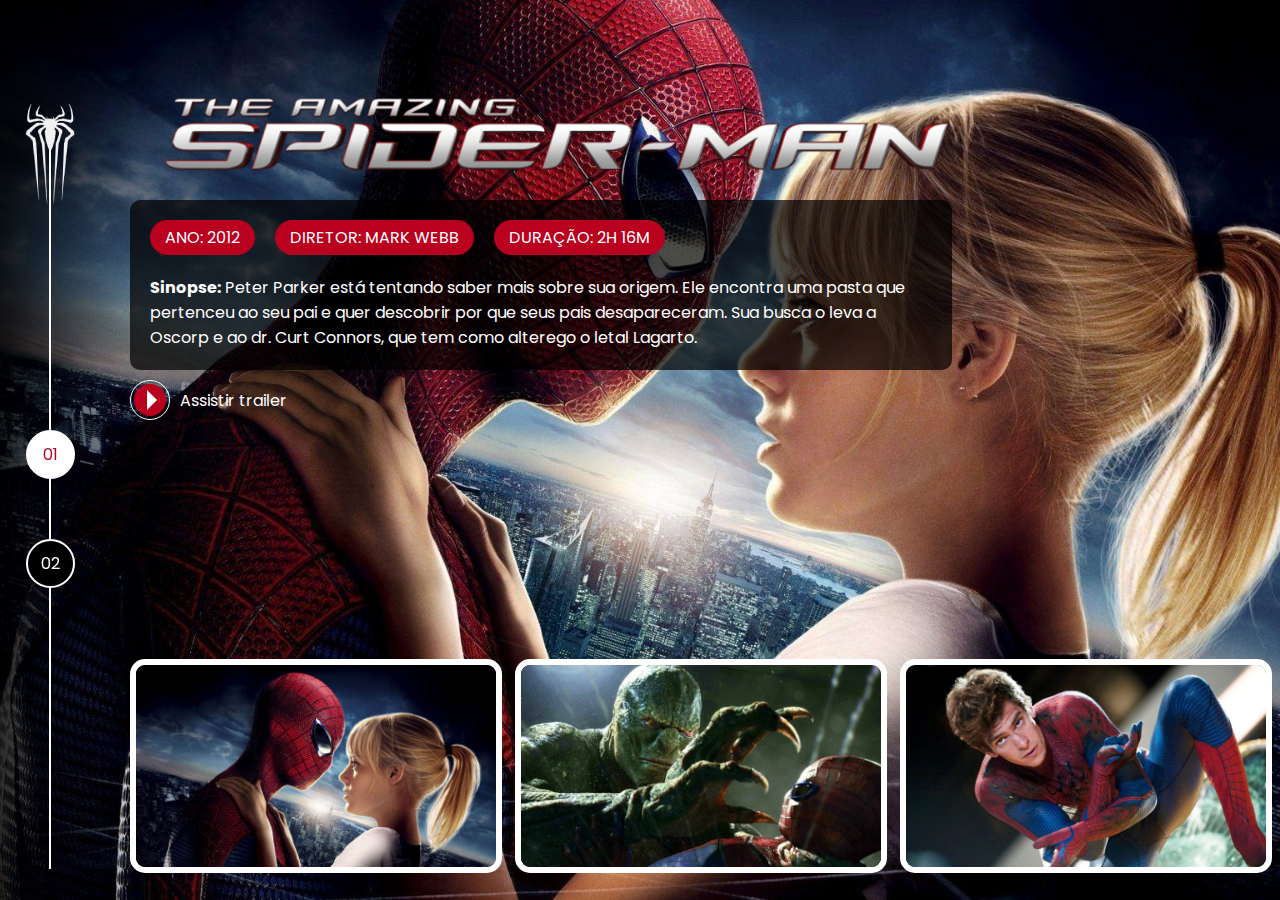
<file: pages/andrew-garfield/spiderman1.html>
﻿<!DOCTYPE html>
<html lang="pt-br">
<head>
    <meta charset="UTF-8">
    <meta http-equiv="X-UA-Compatible" content="IE=edge">
    <meta name="viewport" content="width=device-width, initial-scale=1.0">
    <link rel="stylesheet" href="/css/internal.css">
    <link rel="stylesheet" href="https://cdn.jsdelivr.net/npm/@fancyapps/ui@4.0/dist/fancybox.css"
  />

    <title>Multiverso Spider-Man</title>
</head>
<body>
    <div class="wrapper">
        <aside class="left_column"> 
            <div class="s-amazing-icon">
                <a href="/index.html">
                    <img src="/images/icons/spiderman1-andrew.png" alt="">
                </a>
            </div>
            <nav class="navigator">
                <ul>
                    <li><a href="#" class="active">01</a></li>
                    <li><a href="spiderman2.html">02</a></li>
                </ul>
            </nav>
        </aside>



        <div class="main_content" id="main-bg-spider-03-01">
            <div class="main_content_top">
                <div class="spider-logo">
                    <img src="/images/spiderman-andrew/movie-01/logo.png" alt="Spider-Man Logo" title="Spider-Man 2002">
                </div>

                <div class="content_description">
                    <div class="pills">
                        <ul>
                            <li>Ano: 2012</li>
                            <li>Diretor: Mark Webb</li>
                            <li>Duração: 2h 16m</li>
                        </ul>
                    </div>

                    <div class="description_text">
                        <p>
                            <span>Sinopse:</span>&nbsp;Peter Parker está tentando saber mais sobre sua origem. Ele encontra uma pasta que pertenceu ao seu pai e quer descobrir por que seus pais desapareceram. Sua busca o leva a Oscorp e ao dr. Curt Connors, que tem como alterego o letal Lagarto.
                        </p>
                    </div>
                </div>

                <div class="s-links">
                    <ul>
                        <li>
                            <a href="https://www.youtube.com/watch?v=iAaDfqB9FLs" class="link_button" target="_blank">
                                <span class="icon">
                                    <div class="play-icon">&nbsp;</div>
                                </span>
                                <span class="label">
                                    Assistir trailer
                                </span>
                            </a>
                        </li>
                    </ul>
                </div>
            </div>

            <div class="main_content_bottom">
                <div class="gallery">
                    <ul>
                        <li>
                            <a data-fancybox href="/images/spiderman-tobey/movie-01/gallery/image-01-full.jpg">
                                <img src="/images/spiderman-andrew/movie-01/gallery/image-01.png" alt="">
                            </a>
                        </li>
                        <li>
                            <a data-fancybox href="/images/spiderman-tobey/movie-01/gallery/image-02-full.jpg"">
                                <img src="/images/spiderman-andrew/movie-01/gallery/image-02.png" alt="">
                            </a>
                        </li>
                        <li>
                            <a data-fancybox href="/images/spiderman-tobey/movie-01/gallery/image-03-full.jpg"">
                                <img src="/images/spiderman-andrew/movie-01/gallery/image-03.png" alt="">
                            </a>
                        </li>
                    </ul>
                </div>
            </div>

        </div>
    </div>
    
    <script src="https://cdn.jsdelivr.net/npm/@fancyapps/ui@4.0/dist/fancybox.umd.js"></script>
    <script>
       
      </script>
</body>
</html>
</file>
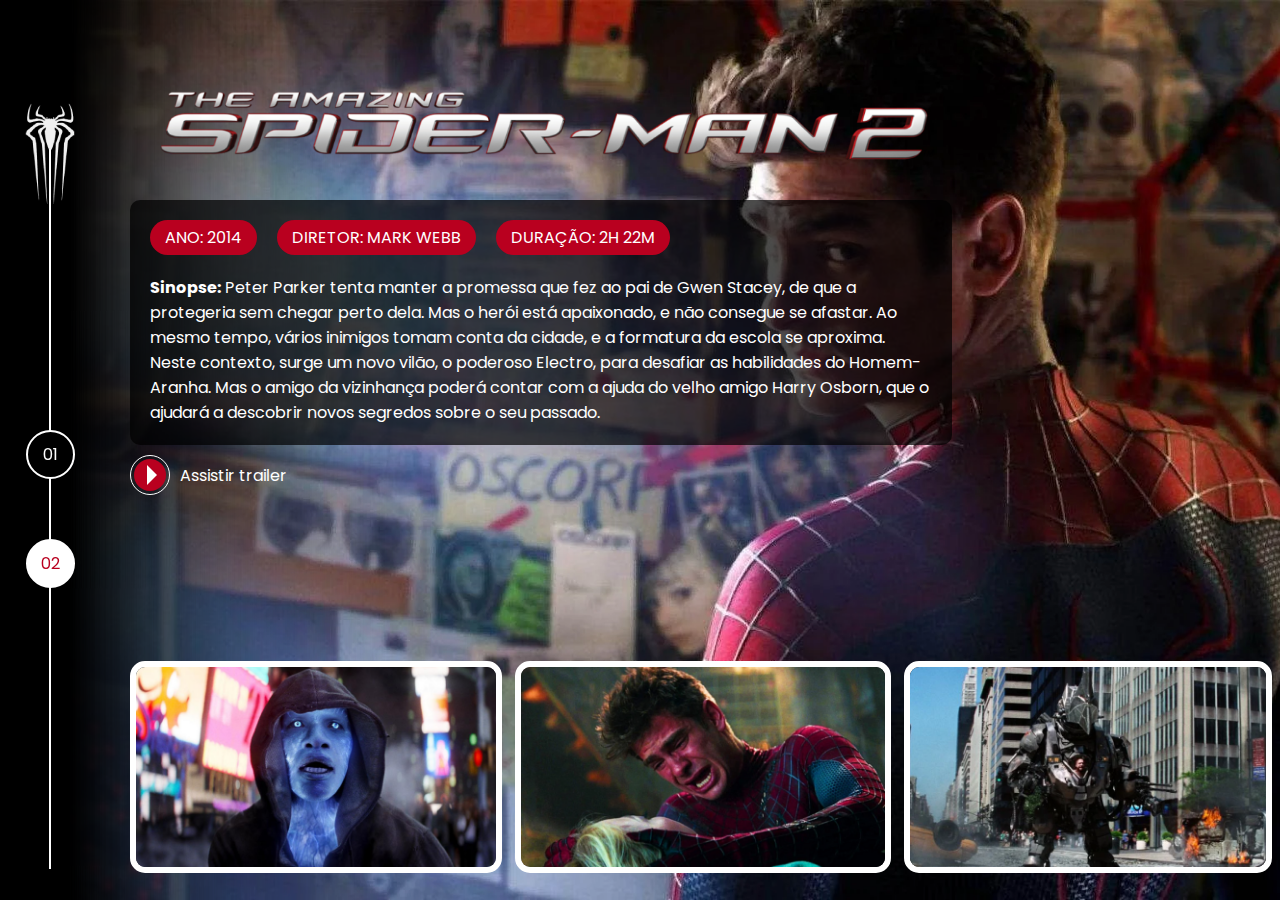
<file: pages/andrew-garfield/spiderman2.html>
﻿<!DOCTYPE html>
<html lang="pt-br">
<head>
    <meta charset="UTF-8">
    <meta http-equiv="X-UA-Compatible" content="IE=edge">
    <meta name="viewport" content="width=device-width, initial-scale=1.0">
    <link rel="stylesheet" href="/css/internal.css">
    <link rel="stylesheet" href="https://cdn.jsdelivr.net/npm/@fancyapps/ui@4.0/dist/fancybox.css"
  />

    <title>Multiverso Spider-Man</title>
</head>
<body>
    <div class="wrapper">
        <aside class="left_column"> 
            <div class="s-amazing-icon">
                <a href="/index.html">
                    <img src="/images/icons/spiderman1-andrew.png" alt="">
                </a>
            </div>
            <nav class="navigator">
                <ul>
                    <li><a href="spiderman1.html">01</a></li>
                    <li><a href="#" class="active">02</a></li>
                </ul>
            </nav>
        </aside>



        <div class="main_content" id="main-bg-spider-03-02">
            <div class="main_content_top">
                <div class="spider-logo">
                    <img src="/images/spiderman-andrew/movie-02/logo.png" alt="Spider-Man Logo" title="Spider-Man 2002">
                </div>

                <div class="content_description">
                    <div class="pills">
                        <ul>
                            <li>Ano: 2014</li>
                            <li>Diretor: Mark Webb</li>
                            <li>Duração: 2h 22m</li>
                        </ul>
                    </div>

                    <div class="description_text">
                        <p>
                            <span>Sinopse:</span>&nbsp;Peter Parker tenta manter a promessa que fez ao pai de Gwen Stacey, de que a protegeria sem chegar perto dela. Mas o herói está apaixonado, e não consegue se afastar. Ao mesmo tempo, vários inimigos tomam conta da cidade, e a formatura da escola se aproxima. Neste contexto, surge um novo vilão, o poderoso Electro, para desafiar as habilidades do Homem-Aranha. Mas o amigo da vizinhança poderá contar com a ajuda do velho amigo Harry Osborn, que o ajudará a descobrir novos segredos sobre o seu passado.
                        </p>
                    </div>
                </div>

                <div class="s-links">
                    <ul>
                        <li>
                            <a href="https://www.youtube.com/watch?v=XH7tR6yae48" class="link_button" target="_blank">
                                <span class="icon">
                                    <div class="play-icon">&nbsp;</div>
                                </span>
                                <span class="label">
                                    Assistir trailer
                                </span>
                            </a>
                        </li>
                    </ul>
                </div>
            </div>

            <div class="main_content_bottom">
                <div class="gallery">
                    <ul>
                        <li>
                            <a data-fancybox href="/images/spiderman-tobey/movie-01/gallery/image-01-full.jpg">
                                <img src="/images/spiderman-andrew/movie-02/gallery/image-01.png" alt="">
                            </a>
                        </li>
                        <li>
                            <a data-fancybox href="/images/spiderman-tobey/movie-01/gallery/image-02-full.jpg"">
                                <img src="/images/spiderman-andrew/movie-02/gallery/image-02.png" alt="">
                            </a>
                        </li>
                        <li>
                            <a data-fancybox href="/images/spiderman-tobey/movie-01/gallery/image-03-full.jpg"">
                                <img src="/images/spiderman-andrew/movie-02/gallery/image-03.png" alt="">
                            </a>
                        </li>
                    </ul>
                </div>
            </div>

        </div>
    </div>
    
    <script src="https://cdn.jsdelivr.net/npm/@fancyapps/ui@4.0/dist/fancybox.umd.js"></script>
    <script>
       
      </script>
</body>
</html>
</file>
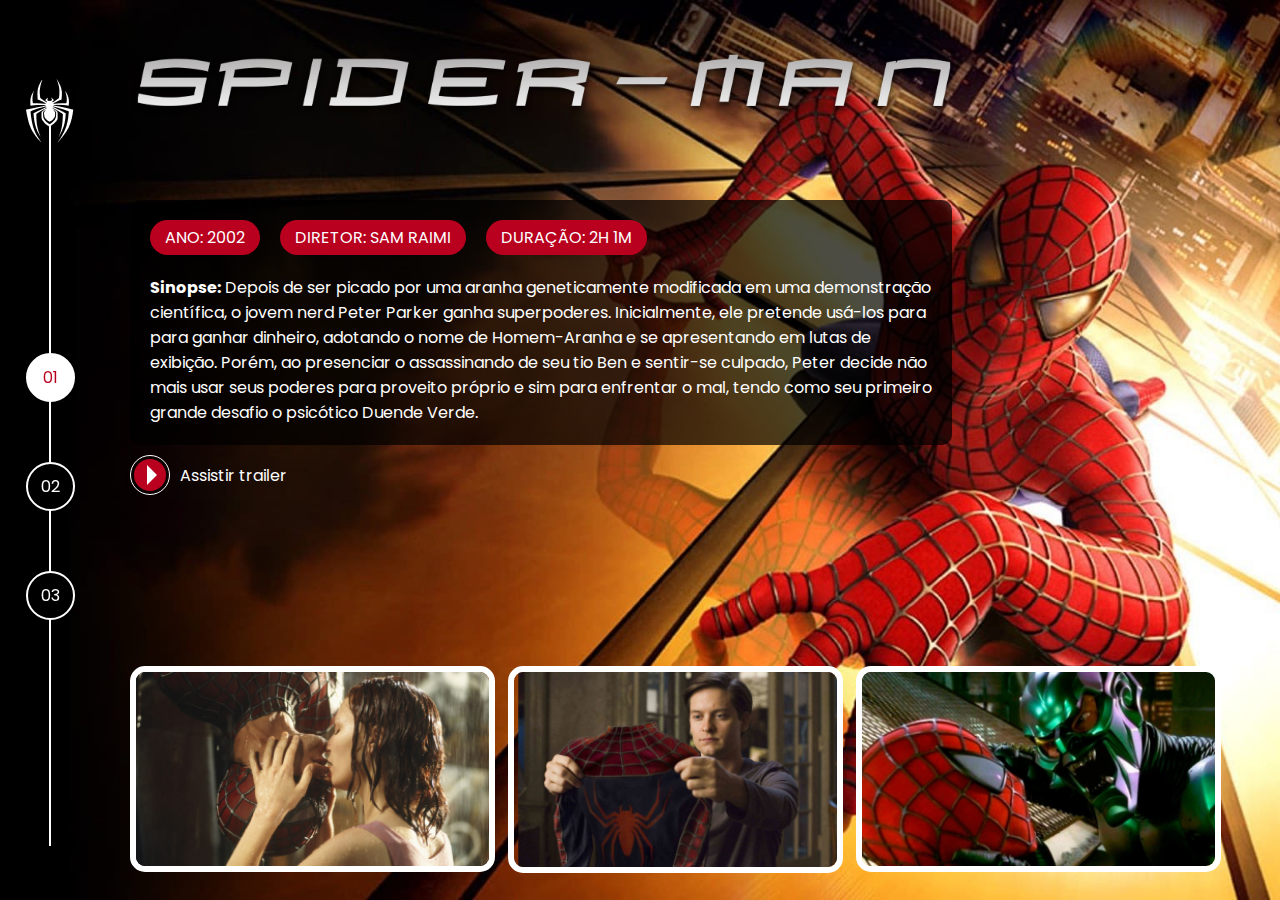
<file: pages/tobey-maguire/spiderman1.html>
﻿<!DOCTYPE html>
<html lang="pt-br">
<head>
    <meta charset="UTF-8">
    <meta http-equiv="X-UA-Compatible" content="IE=edge">
    <meta name="viewport" content="width=device-width, initial-scale=1.0">
    <link rel="stylesheet" href="/css/internal.css">
    <link rel="stylesheet" href="https://cdn.jsdelivr.net/npm/@fancyapps/ui@4.0/dist/fancybox.css"
  />

    <title>Multiverso Spider-Man</title>
</head>
<body>
    <div class="wrapper">
        <aside class="left_column"> 
            <div class="nav_icon">
                <a href="/index.html">
                    <img src="/images/icons/spiderman1.png" alt="">
                </a>
            </div>
            <nav class="navigator">
                <ul>
                    <li><a href="#" class="active">01</a></li>
                    <li><a href="spiderman2.html">02</a></li>
                    <li><a href="spiderman3.html">03</a></li>
                </ul>
            </nav>
        </aside>



        <div class="main_content" id="main-bg-spider-01-01">
            <div class="main_content_top">
                <div class="spider-logo">
                    <img src="/images/spiderman-tobey/movie-01/logo.png" alt="Spider-Man Logo" title="Spider-Man 2002">
                </div>

                <div class="content_description">
                    <div class="pills">
                        <ul>
                            <li>Ano: 2002</li>
                            <li>Diretor: Sam Raimi</li>
                            <li>Duração: 2h 1m</li>
                        </ul>
                    </div>

                    <div class="description_text">
                        <p>
                            <span>Sinopse:</span>&nbsp;Depois de ser picado por uma aranha geneticamente modificada em uma demonstração científica, o jovem nerd Peter Parker ganha superpoderes. Inicialmente, ele pretende usá-los para para ganhar dinheiro, adotando o nome de Homem-Aranha e se apresentando em lutas de exibição. Porém, ao presenciar o assassinando de seu tio Ben e sentir-se culpado, Peter decide não mais usar seus poderes para proveito próprio e sim para enfrentar o mal, tendo como seu primeiro grande desafio o psicótico Duende Verde.
                        </p>
                    </div>
                </div>

                <div class="s-links">
                    <ul>
                        <li>
                            <a href="https://www.youtube.com/watch?v=O2yGd8O35lM" class="link_button" target="_blank">
                                <span class="icon">
                                    <div class="play-icon">&nbsp;</div>
                                </span>
                                <span class="label">
                                    Assistir trailer
                                </span>
                            </a>
                        </li>
                    </ul>
                </div>
            </div>

            <div class="main_content_bottom">
                <div class="gallery">
                    <ul>
                        <li>
                            <a data-fancybox href="/images/spiderman-tobey/movie-01/gallery/image-01-full.jpg">
                                <img src="/images/spiderman-tobey/movie-01/gallery/image-01.png" alt="">
                            </a>
                        </li>
                        <li>
                            <a data-fancybox href="/images/spiderman-tobey/movie-01/gallery/image-02-full.jpg"">
                                <img src="/images/spiderman-tobey/movie-01/gallery/image-02.png" alt="">
                            </a>
                        </li>
                        <li>
                            <a data-fancybox href="/images/spiderman-tobey/movie-01/gallery/image-03-full.jpg"">
                                <img src="/images/spiderman-tobey/movie-01/gallery/image-03.png" alt="">
                            </a>
                        </li>
                    </ul>
                </div>
            </div>

        </div>
    </div>
    
    <script src="https://cdn.jsdelivr.net/npm/@fancyapps/ui@4.0/dist/fancybox.umd.js"></script>
    <script>
       
      </script>
</body>
</html>
</file>
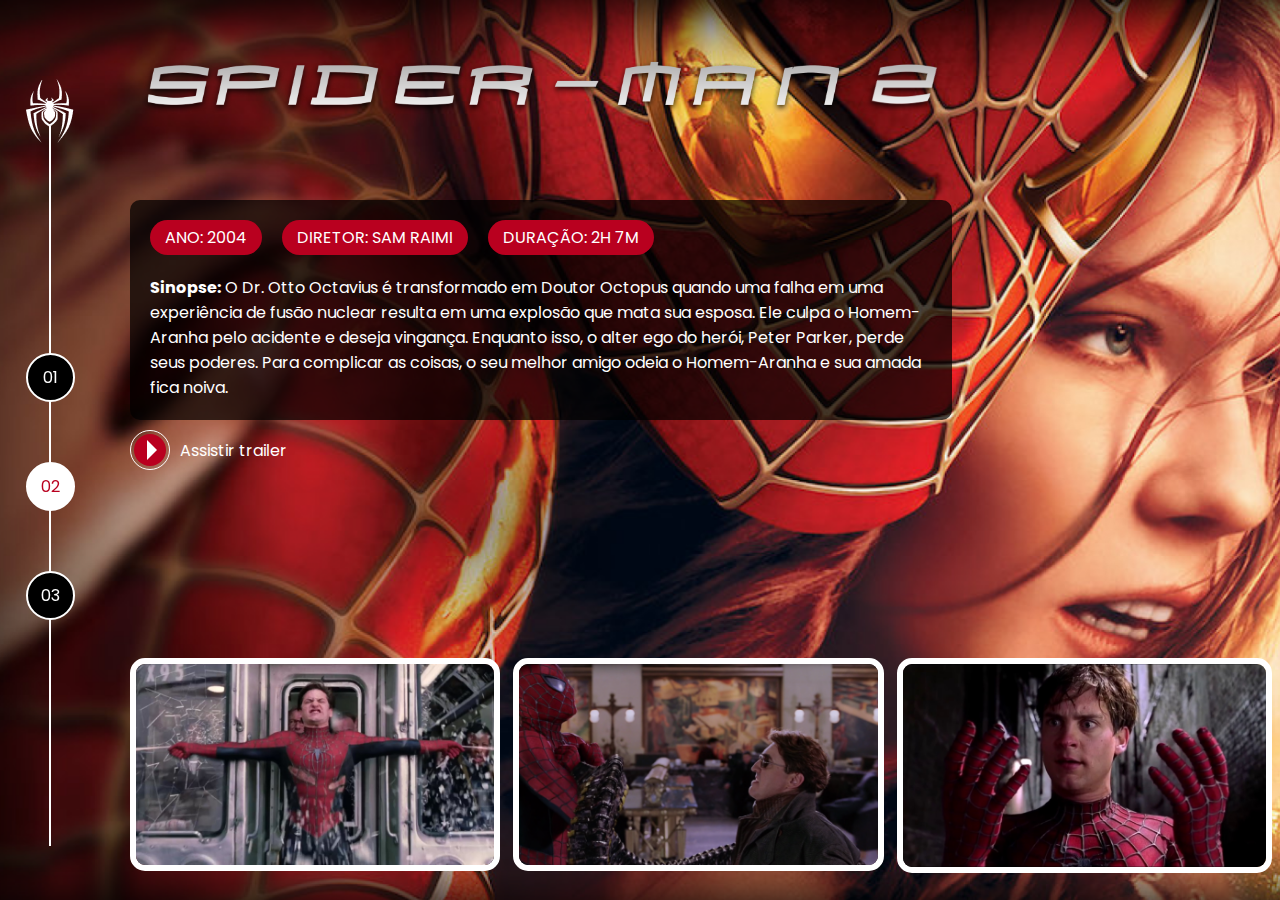
<file: pages/tobey-maguire/spiderman2.html>
﻿<!DOCTYPE html>
<html lang="pt-br">
<head>
    <meta charset="UTF-8">
    <meta http-equiv="X-UA-Compatible" content="IE=edge">
    <meta name="viewport" content="width=device-width, initial-scale=1.0">
    <link rel="stylesheet" href="/css/internal.css">
    <link rel="stylesheet" href="https://cdn.jsdelivr.net/npm/@fancyapps/ui@4.0/dist/fancybox.css"
  />

    <title>Multiverso Spider-Man</title>
</head>
<body>
    <div class="wrapper">
        <aside class="left_column"> 
            <div class="nav_icon">
                <a href="/index.html">
                    <img src="/images/icons/spiderman1.png" alt="">
                </a>
            </div>
            <nav class="navigator">
                <ul>
                    <li><a href="spiderman1.html">01</a></li>
                    <li><a href="#" class="active">02</a></li>
                    <li><a href="spiderman3.html">03</a></li>
                </ul>
            </nav>
        </aside>



        <div class="main_content" id="main-bg-spider-01-02">
            <div class="main_content_top">
                <div class="spider-logo">
                    <img src="/images/spiderman-tobey/movie-02/logo.png" alt="Spider-Man Logo" title="Spider-Man 2002">
                </div>

                <div class="content_description">
                    <div class="pills">
                        <ul>
                            <li>Ano: 2004</li>
                            <li>Diretor: Sam Raimi</li>
                            <li>Duração: 2h 7m</li>
                        </ul>
                    </div>

                    <div class="description_text">
                        <p>
                            <span>Sinopse:</span>&nbsp;O Dr. Otto Octavius é transformado em Doutor Octopus quando uma falha em uma experiência de fusão nuclear resulta em uma explosão que mata sua esposa. Ele culpa o Homem-Aranha pelo acidente e deseja vingança. Enquanto isso, o alter ego do herói, Peter Parker, perde seus poderes. Para complicar as coisas, o seu melhor amigo odeia o Homem-Aranha e sua amada fica noiva.
                        </p>
                    </div>
                </div>

                <div class="s-links">
                    <ul>
                        <li>
                            <a href="https://www.youtube.com/watch?v=1UAzz8ncM68" class="link_button" target="_blank">
                                <span class="icon">
                                    <div class="play-icon">&nbsp;</div>
                                </span>
                                <span class="label">
                                    Assistir trailer
                                </span>
                            </a>
                        </li>
                    </ul>
                </div>
            </div>

            <div class="main_content_bottom">
                <div class="gallery">
                    <ul>
                        <li>
                            <a data-fancybox href="/images/spiderman-tobey/movie-02/gallery/image-01-full.jpg">
                                <img src="/images/spiderman-tobey/movie-02/gallery/image-01.png" alt="">
                            </a>
                        </li>
                        <li>
                            <a data-fancybox href="/images/spiderman-tobey/movie-02/gallery/image-02-full.jpg"">
                                <img src="/images/spiderman-tobey/movie-02/gallery/image-02.png" alt="">
                            </a>
                        </li>
                        <li>
                            <a data-fancybox href="/images/spiderman-tobey/movie-02/gallery/image-03-full.jpg"">
                                <img src="/images/spiderman-tobey/movie-02/gallery/image-03.png" alt="">
                            </a>
                        </li>
                    </ul>
                </div>
            </div>

        </div>
    </div>
    
    <script src="https://cdn.jsdelivr.net/npm/@fancyapps/ui@4.0/dist/fancybox.umd.js"></script>
    <script>
       
      </script>
</body>
</html>
</file>
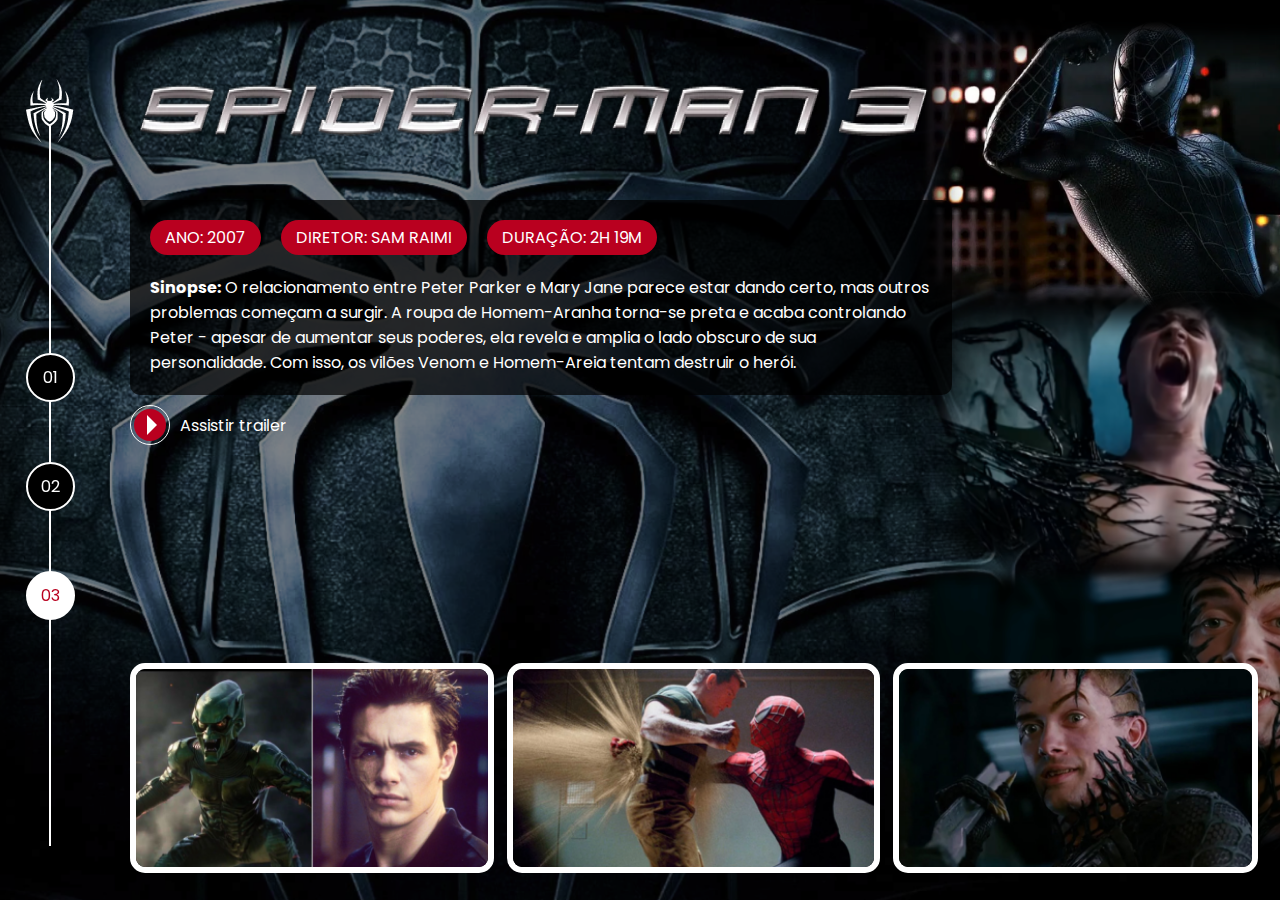
<file: pages/tobey-maguire/spiderman3.html>
﻿<!DOCTYPE html>
<html lang="pt-br">
<head>
    <meta charset="UTF-8">
    <meta http-equiv="X-UA-Compatible" content="IE=edge">
    <meta name="viewport" content="width=device-width, initial-scale=1.0">
    <link rel="stylesheet" href="/css/internal.css">
    <link rel="stylesheet" href="https://cdn.jsdelivr.net/npm/@fancyapps/ui@4.0/dist/fancybox.css"
  />

    <title>Multiverso Spider-Man</title>
</head>
<body>
    <div class="wrapper">
        <aside class="left_column"> 
            <div class="nav_icon">
                <a href="/index.html">
                    <img src="/images/icons/spiderman1.png" alt="">
                </a>
            </div>
            <nav class="navigator">
                <ul>
                    <li><a href="spiderman1.html">01</a></li>
                    <li><a href="spiderman2.html">02</a></li>
                    <li><a href="#" class="active">03</a></li>
                </ul>
            </nav>
        </aside>



        <div class="main_content" id="main-bg-spider-01-03">
            <div class="main_content_top">
                <div class="spider-logo">
                    <img src="/images/spiderman-tobey/movie-03/logo.png" alt="Spider-Man Logo" title="Spider-Man 2002">
                </div>

                <div class="content_description">
                    <div class="pills">
                        <ul>
                            <li>Ano: 2007</li>
                            <li>Diretor: Sam Raimi</li>
                            <li>Duração: 2h 19m</li>
                        </ul>
                    </div>

                    <div class="description_text">
                        <p>
                            <span>Sinopse:</span>&nbsp;O relacionamento entre Peter Parker e Mary Jane parece estar dando certo, mas outros problemas começam a surgir. A roupa de Homem-Aranha torna-se preta e acaba controlando Peter - apesar de aumentar seus poderes, ela revela e amplia o lado obscuro de sua personalidade. Com isso, os vilões Venom e Homem-Areia tentam destruir o herói.
                        </p>
                    </div>
                </div>

                <div class="s-links">
                    <ul>
                        <li>
                            <a href="https://www.youtube.com/watch?v=wPosLpgMtTY" class="link_button" target="_blank">
                                <span class="icon">
                                    <div class="play-icon">&nbsp;</div>
                                </span>
                                <span class="label">
                                    Assistir trailer
                                </span>
                            </a>
                        </li>
                    </ul>
                </div>
            </div>

            <div class="main_content_bottom">
                <div class="gallery">
                    <ul>
                        <li>
                            <a data-fancybox href="/images/spiderman-tobey/movie-03/gallery/image-01-full.jpg">
                                <img src="/images/spiderman-tobey/movie-03/gallery/image-01.png" alt="">
                            </a>
                        </li>
                        <li>
                            <a data-fancybox href="/images/spiderman-tobey/movie-03/gallery/image-02-full.jpg"">
                                <img src="/images/spiderman-tobey/movie-03/gallery/image-02.png" alt="">
                            </a>
                        </li>
                        <li>
                            <a data-fancybox href="/images/spiderman-tobey/movie-03/gallery/image-03-full.jpg"">
                                <img src="/images/spiderman-tobey/movie-03/gallery/image-03.png" alt="">
                            </a>
                        </li>
                    </ul>
                </div>
            </div>

        </div>
    </div>
    
    <script src="https://cdn.jsdelivr.net/npm/@fancyapps/ui@4.0/dist/fancybox.umd.js"></script>
    <script>
       
      </script>
</body>
</html>
</file>
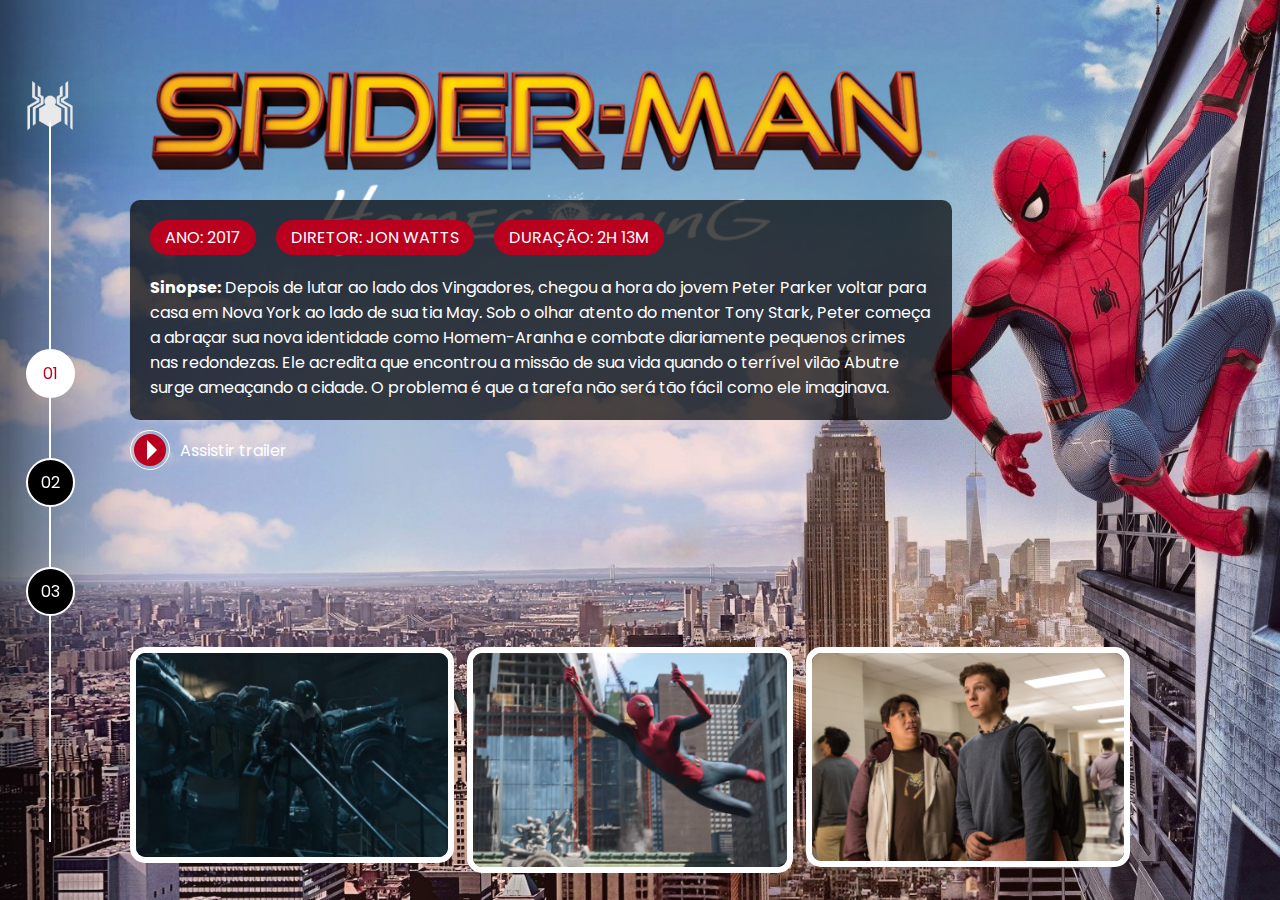
<file: pages/tom-holland/spiderman1.html>
﻿<!DOCTYPE html>
<html lang="pt-br">
<head>
    <meta charset="UTF-8">
    <meta http-equiv="X-UA-Compatible" content="IE=edge">
    <meta name="viewport" content="width=device-width, initial-scale=1.0">
    <link rel="stylesheet" href="/css/internal.css">
    <link rel="stylesheet" href="https://cdn.jsdelivr.net/npm/@fancyapps/ui@4.0/dist/fancybox.css"
  />

    <title>Multiverso Spider-Man</title>
</head>
<body>
    <div class="wrapper">
        <aside class="left_column"> 
            <div class="s-spider-h-icon">
                <a href="/index.html">
                    <img src="/images/icons/spiderman1-tom.png" alt="">
                </a>
            </div>
            <nav class="navigator">
                <ul>
                    <li><a href="#" class="active">01</a></li>
                    <li><a href="spiderman2.html">02</a></li>
                    <li><a href="spiderman3.html">03</a></li>
                </ul>
            </nav>
        </aside>



        <div class="main_content" id="main-bg-spider-02-01">
            <div class="main_content_top">
                <div class="spider-logo">
                    <img src="/images/spiderman-tom/movie-01/logo.png" alt="Spider-Man Logo" title="Spider-Man 2002">
                </div>

                <div class="content_description">
                    <div class="pills">
                        <ul>
                            <li>Ano: 2017</li>
                            <li>Diretor: Jon Watts</li>
                            <li>Duração: 2h 13m</li>
                        </ul>
                    </div>

                    <div class="description_text">
                        <p>
                            <span>Sinopse:</span>&nbsp;Depois de lutar ao lado dos Vingadores, chegou a hora do jovem Peter Parker voltar para casa em Nova York ao lado de sua tia May. Sob o olhar atento do mentor Tony Stark, Peter começa a abraçar sua nova identidade como Homem-Aranha e combate diariamente pequenos crimes nas redondezas. Ele acredita que encontrou a missão de sua vida quando o terrível vilão Abutre surge ameaçando a cidade. O problema é que a tarefa não será tão fácil como ele imaginava.
                        </p>
                    </div>
                </div>

                <div class="s-links">
                    <ul>
                        <li>
                            <a href="https://www.youtube.com/watch?v=WYzsAiqPpHU" class="link_button" target="_blank">
                                <span class="icon">
                                    <div class="play-icon">&nbsp;</div>
                                </span>
                                <span class="label">
                                    Assistir trailer
                                </span>
                            </a>
                        </li>
                    </ul>
                </div>
            </div>

            <div class="main_content_bottom">
                <div class="gallery">
                    <ul>
                        <li>
                            <a data-fancybox href="/images/spiderman-tobey/movie-01/gallery/image-01-full.jpg">
                                <img src="/images/spiderman-tom/movie-01/gallery/image-01.png" alt="">
                            </a>
                        </li>
                        <li>
                            <a data-fancybox href="/images/spiderman-tobey/movie-01/gallery/image-02-full.jpg"">
                                <img src="/images/spiderman-tom/movie-01/gallery/image-04.png" alt="">
                            </a>
                        </li>
                        <li>
                            <a data-fancybox href="/images/spiderman-tobey/movie-01/gallery/image-03-full.jpg"">
                                <img src="/images/spiderman-tom/movie-01/gallery/image-03.png" alt="">
                            </a>
                        </li>
                    </ul>
                </div>
            </div>

        </div>
    </div>
    
    <script src="https://cdn.jsdelivr.net/npm/@fancyapps/ui@4.0/dist/fancybox.umd.js"></script>
    <script>
       
      </script>
</body>
</html>
</file>
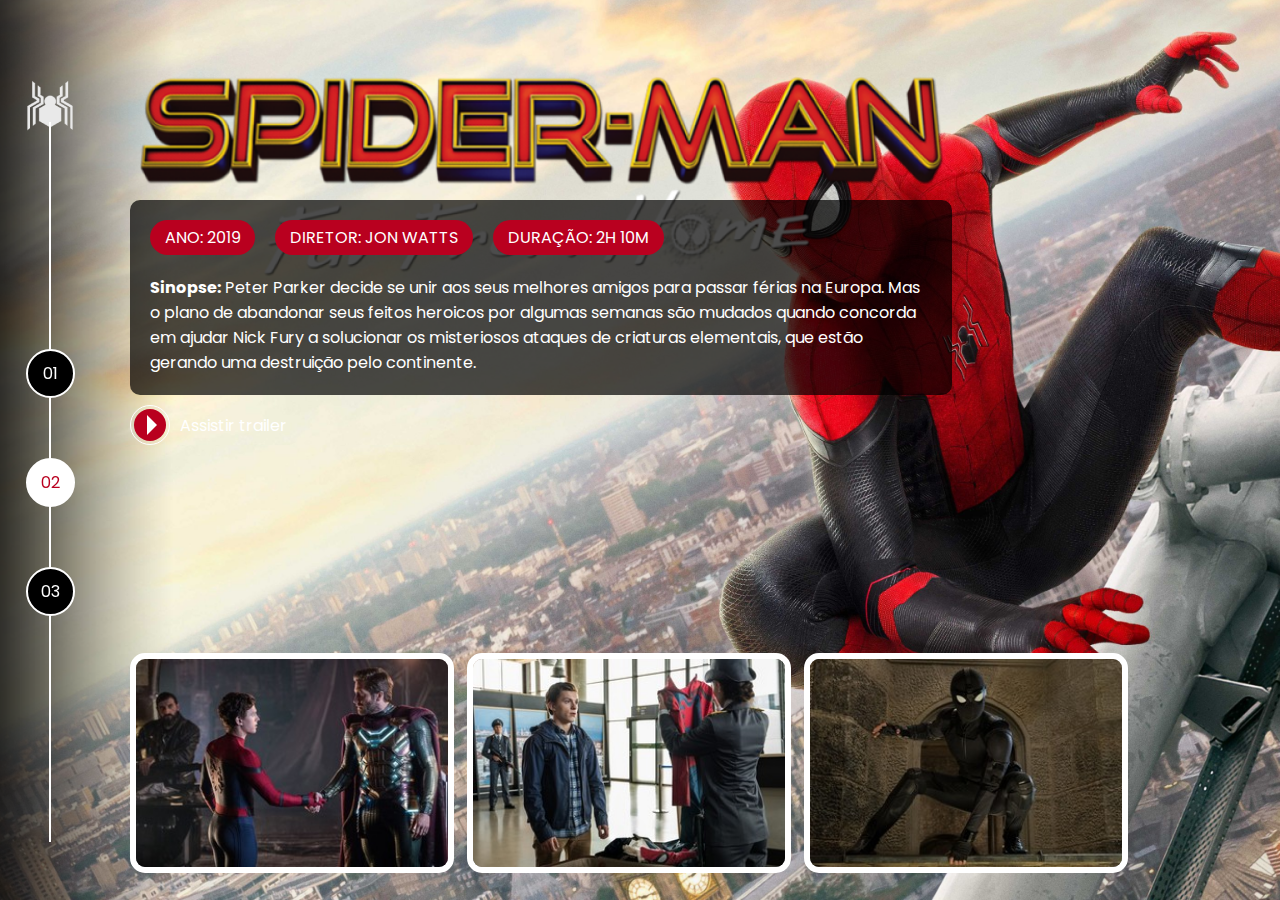
<file: pages/tom-holland/spiderman2.html>
﻿<!DOCTYPE html>
<html lang="pt-br">
<head>
    <meta charset="UTF-8">
    <meta http-equiv="X-UA-Compatible" content="IE=edge">
    <meta name="viewport" content="width=device-width, initial-scale=1.0">
    <link rel="stylesheet" href="/css/internal.css">
    <link rel="stylesheet" href="https://cdn.jsdelivr.net/npm/@fancyapps/ui@4.0/dist/fancybox.css"
  />

    <title>Multiverso Spider-Man</title>
</head>
<body>
    <div class="wrapper">
        <aside class="left_column"> 
            <div class="s-spider-h-icon">
                <a href="/index.html">
                    <img src="/images/icons/spiderman1-tom.png" alt="">
                </a>
            </div>
            <nav class="navigator">
                <ul>
                    <li><a href="spiderman1.html">01</a></li>
                    <li><a href="#" class="active">02</a></li>
                    <li><a href="spiderman3.html">03</a></li>
                </ul>
            </nav>
        </aside>



        <div class="main_content" id="main-bg-spider-02-02">
            <div class="main_content_top">
                <div class="spider-logo">
                    <img src="/images/spiderman-tom/movie-02/logo.png" alt="Spider-Man Logo" title="Spider-Man 2002">
                </div>

                <div class="content_description">
                    <div class="pills">
                        <ul>
                            <li>Ano: 2019</li>
                            <li>Diretor: Jon Watts</li>
                            <li>Duração: 2h 10m</li>
                        </ul>
                    </div>

                    <div class="description_text">
                        <p>
                            <span>Sinopse:</span>&nbsp;Peter Parker decide se unir aos seus melhores amigos para passar férias na Europa. Mas o plano de abandonar seus feitos heroicos por algumas semanas são mudados quando concorda em ajudar Nick Fury a solucionar os misteriosos ataques de criaturas elementais, que estão gerando uma destruição pelo continente.
                        </p>
                    </div>
                </div>

                <div class="s-links">
                    <ul>
                        <li>
                            <a href="https://www.youtube.com/watch?v=fxOEBm65oFo" class="link_button" target="_blank">
                                <span class="icon">
                                    <div class="play-icon">&nbsp;</div>
                                </span>
                                <span class="label">
                                    Assistir trailer
                                </span>
                            </a>
                        </li>
                    </ul>
                </div>
            </div>

            <div class="main_content_bottom">
                <div class="gallery">
                    <ul>
                        <li>
                            <a data-fancybox href="/images/spiderman-tobey/movie-01/gallery/image-01-full.jpg">
                                <img src="/images/spiderman-tom/movie-02/gallery/image-01.jpg" alt="">
                            </a>
                        </li>
                        <li>
                            <a data-fancybox href="/images/spiderman-tobey/movie-01/gallery/image-02-full.jpg"">
                                <img src="/images/spiderman-tom/movie-02/gallery/image-02.jpg" alt="">
                            </a>
                        </li>
                        <li>
                            <a data-fancybox href="/images/spiderman-tobey/movie-01/gallery/image-03-full.jpg"">
                                <img src="/images/spiderman-tom/movie-02/gallery/image-03.jpg" alt="">
                            </a>
                        </li>
                    </ul>
                </div>
            </div>

        </div>
    </div>
    
    <script src="https://cdn.jsdelivr.net/npm/@fancyapps/ui@4.0/dist/fancybox.umd.js"></script>
    <script>
       
      </script>
</body>
</html>
</file>
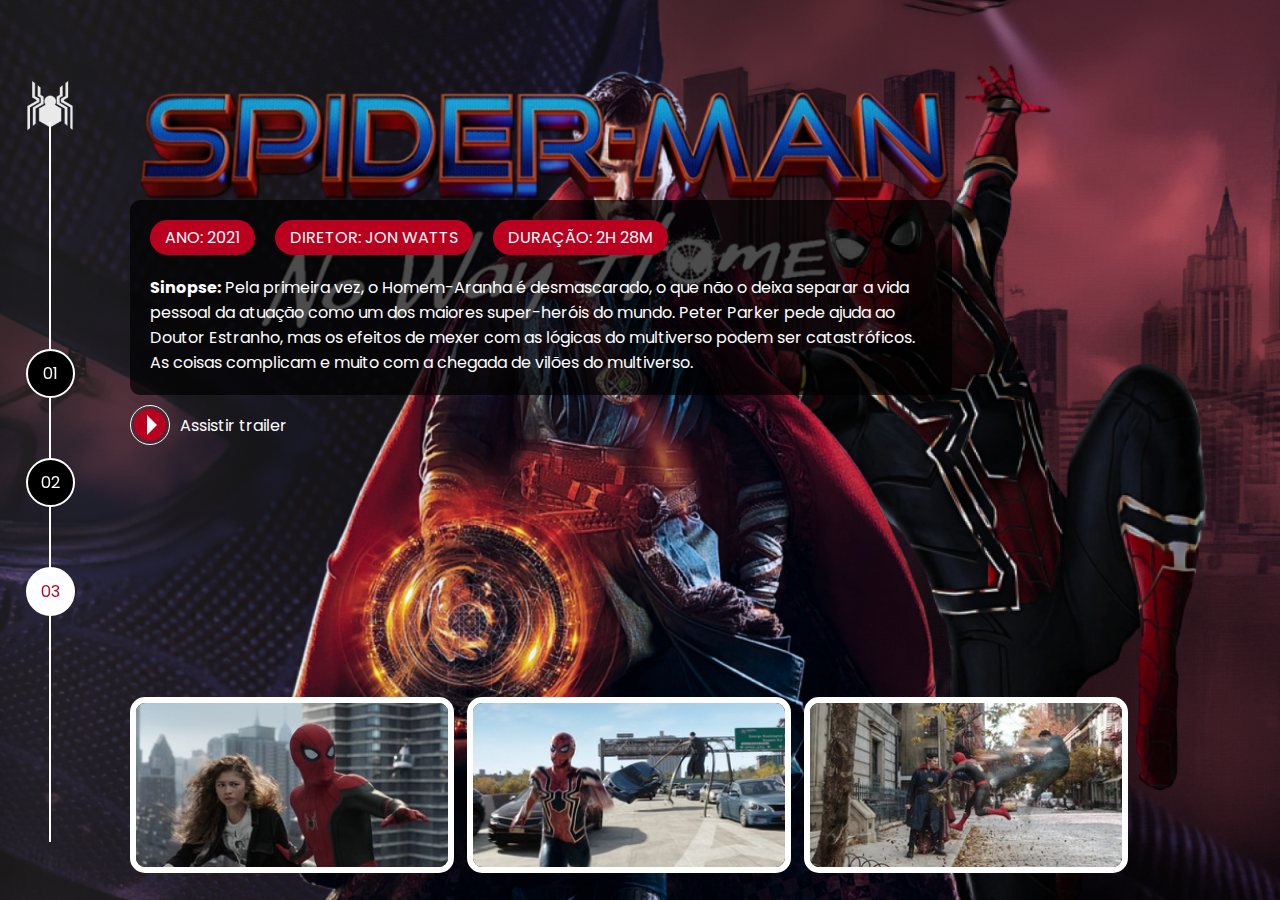
<file: pages/tom-holland/spiderman3.html>
﻿<!DOCTYPE html>
<html lang="pt-br">
<head>
    <meta charset="UTF-8">
    <meta http-equiv="X-UA-Compatible" content="IE=edge">
    <meta name="viewport" content="width=device-width, initial-scale=1.0">
    <link rel="stylesheet" href="/css/internal.css">
    <link rel="stylesheet" href="https://cdn.jsdelivr.net/npm/@fancyapps/ui@4.0/dist/fancybox.css"
  />

    <title>Multiverso Spider-Man</title>
</head>
<body>
    <div class="wrapper">
        <aside class="left_column"> 
            <div class="s-spider-h-icon">
                <a href="/index.html">
                    <img src="/images/icons/spiderman1-tom.png" alt="">
                </a>
            </div>
            <nav class="navigator">
                <ul>
                    <li><a href="spiderman1.html">01</a></li>
                    <li><a href="spiderman2.html">02</a></li>
                    <li><a href="#" class="active">03</a></li>
                </ul>
            </nav>
        </aside>



        <div class="main_content" id="main-bg-spider-02-03">
            <div class="main_content_top">
                <div class="spider-logo">
                    <img src="/images/spiderman-tom/movie-03/logo.png" alt="Spider-Man Logo" title="Spider-Man 2002">
                </div>

                <div class="content_description">
                    <div class="pills">
                        <ul>
                            <li>Ano: 2021</li>
                            <li>Diretor: Jon Watts</li>
                            <li>Duração: 2h 28m</li>
                        </ul>
                    </div>

                    <div class="description_text">
                        <p>
                            <span>Sinopse:</span>&nbsp;Pela primeira vez, o Homem-Aranha é desmascarado, o que não o deixa separar a vida pessoal da atuação como um dos maiores super-heróis do mundo. Peter Parker pede ajuda ao Doutor Estranho, mas os efeitos de mexer com as lógicas do multiverso podem ser catastróficos. As coisas complicam e muito com a chegada de vilões do multiverso.
                        </p>
                    </div>
                </div>

                <div class="s-links">
                    <ul>
                        <li>
                            <a href="https://www.youtube.com/watch?v=ae6w0-kZ3-M" class="link_button" target="_blank">
                                <span class="icon">
                                    <div class="play-icon">&nbsp;</div>
                                </span>
                                <span class="label">
                                    Assistir trailer
                                </span>
                            </a>
                        </li>
                    </ul>
                </div>
            </div>

            <div class="main_content_bottom">
                <div class="gallery">
                    <ul>
                        <li>
                            <a data-fancybox href="/images/spiderman-tobey/movie-01/gallery/image-01-full.jpg">
                                <img src="/images/spiderman-tom/movie-03/gallery/image-01.jpg" alt="">
                            </a>
                        </li>
                        <li>
                            <a data-fancybox href="/images/spiderman-tobey/movie-01/gallery/image-02-full.jpg"">
                                <img src="/images/spiderman-tom/movie-03/gallery/image-02.jpg" alt="">
                            </a>
                        </li>
                        <li>
                            <a data-fancybox href="/images/spiderman-tobey/movie-01/gallery/image-03-full.jpg"">
                                <img src="/images/spiderman-tom/movie-03/gallery/image-03.jpg" alt="">
                            </a>
                        </li>
                    </ul>
                </div>
            </div>

        </div>
    </div>
    
    <script src="https://cdn.jsdelivr.net/npm/@fancyapps/ui@4.0/dist/fancybox.umd.js"></script>
    <script>
       
      </script>
</body>
</html>
</file>
<file: css/internal.css>
﻿@import url('reset.css');
@import url('global.css');
@import url('components/_nav.css');
@import url('components/_pills.css');
@import url('components/_link-button.css');
@import url('components/_gallery.css');



.wrapper {
    display: flex;
    height: 100vh;
}

.left_column {
    width: 100px;
    height: 100%;
    display: flex;
    justify-content: center;
    align-items: center;
    flex-direction: column;
    position: fixed;
    top: 0;
    left: 0;
    padding-right: 50px;
    z-index: 1;
}

.main_content {
    width: 100%;
    height: 100%;
    background-color: grey;
    padding-left: 130px;
}


.main_content_top {
    height: 80vh;
    display: flex;
    flex-direction: column;
    justify-content: flex-start;
}

.main_content_bottom {
    height: 20vh;
    display: flex;
    flex-direction: column;
    justify-content: end;
}

.spider-logo {
    display: flex;
    width: 100%;
    height: 200px;
}

.spider-logo img {
    block-size: fit-content;
    width: 72%;
    margin-top: 50px;
    margin-bottom: 30px;
    margin-left: 0;
}

.content_description {
    background-color: rgba(0,0,0, .7);
    width: 68%;
    padding: 20px;
    border-radius: 10px;
}

.description_text p {
    color: white;
}

.description_text span {
    font-weight: 700;
}

.s-links ul {
    display: flex;
    flex-direction: row;
    margin-top: 10px;
}

#main-bg-spider-01-01 {
    background: url('/images/spiderman-tobey/movie-01/background.png');
    background-size: cover;
    background-repeat: no-repeat;
    background-position: center center;
    background-attachment: fixed;


    
}

#main-bg-spider-01-02 {
    background: url('/images/spiderman-tobey/movie-02/background.png');
    background-size: cover;
    background-repeat: no-repeat;
    background-position: center center;
    background-attachment: fixed;
}

#main-bg-spider-01-03 {
    background: url('/images/spiderman-tobey/movie-03/background.png');
    background-size: cover;
    background-repeat: no-repeat;
    background-position: center center;
    background-attachment: fixed;
}

#main-bg-spider-02-01 {
    background: url('/images/spiderman-tom/movie-01/background.png');
    background-size: cover;
    background-repeat: no-repeat;
    background-position: center center;
    background-attachment: fixed;
}
#main-bg-spider-02-02 {
    background: url('/images/spiderman-tom/movie-02/background.png');
    background-size: cover;
    background-repeat: no-repeat;
    background-position: center center;
    background-attachment: fixed;
}
#main-bg-spider-02-03{
    background: url('/images/spiderman-tom/movie-03/background.png');
    background-size: cover;
    background-repeat: no-repeat;
    background-position: right;
    background-attachment: fixed;
}

#main-bg-spider-03-01{
    background: url('/images/spiderman-andrew/movie-01/background.png');
    background-size: cover;
    background-repeat: no-repeat;
    background-position: center center;
    background-attachment: fixed;
}

#main-bg-spider-03-02{
    background: url('/images/spiderman-andrew/movie-02/background.png');
    background-size: cover;
    background-repeat: no-repeat;
    background-position: center center;
    background-attachment: fixed;
}



@media screen and (max-width: 768px){

    body {
        overflow-x: hidden;
    }

    .wrapper {
        height: 100%;
    }

    .main_content {
        width: 100%;
        height: 100%;
        background-color: grey;
        padding-left: 130px;
    }

    .spider-logo {
        display: flex;
        align-items: center;
        height: 10%;
    }

    .main_content_top {
        height: 75%;
        display: flex;
        flex-direction: column;
        justify-content: flex-start;
    }
    
    
    .main_content_bottom {
        height: 20%;
        display: flex;
        flex-direction: row;
        align-items: center;
        justify-content: center;
    }
    
}
</file>
